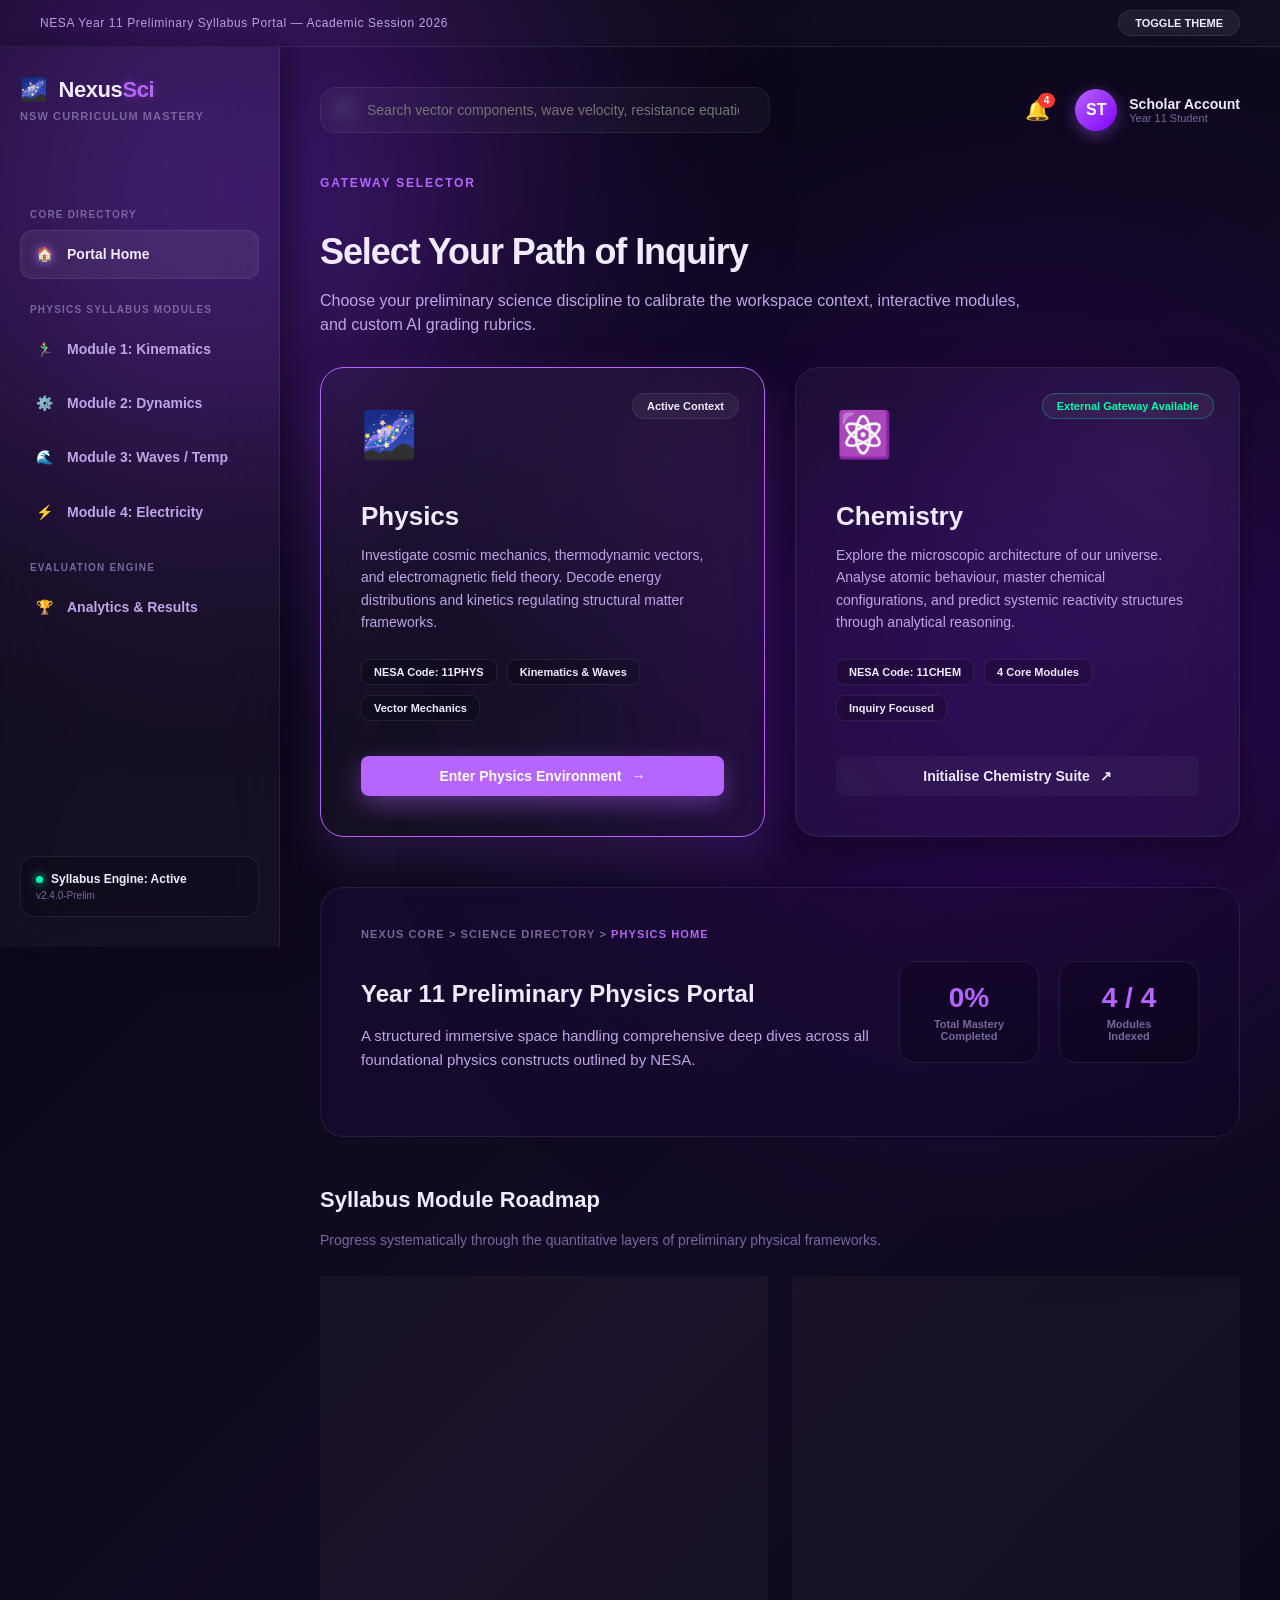
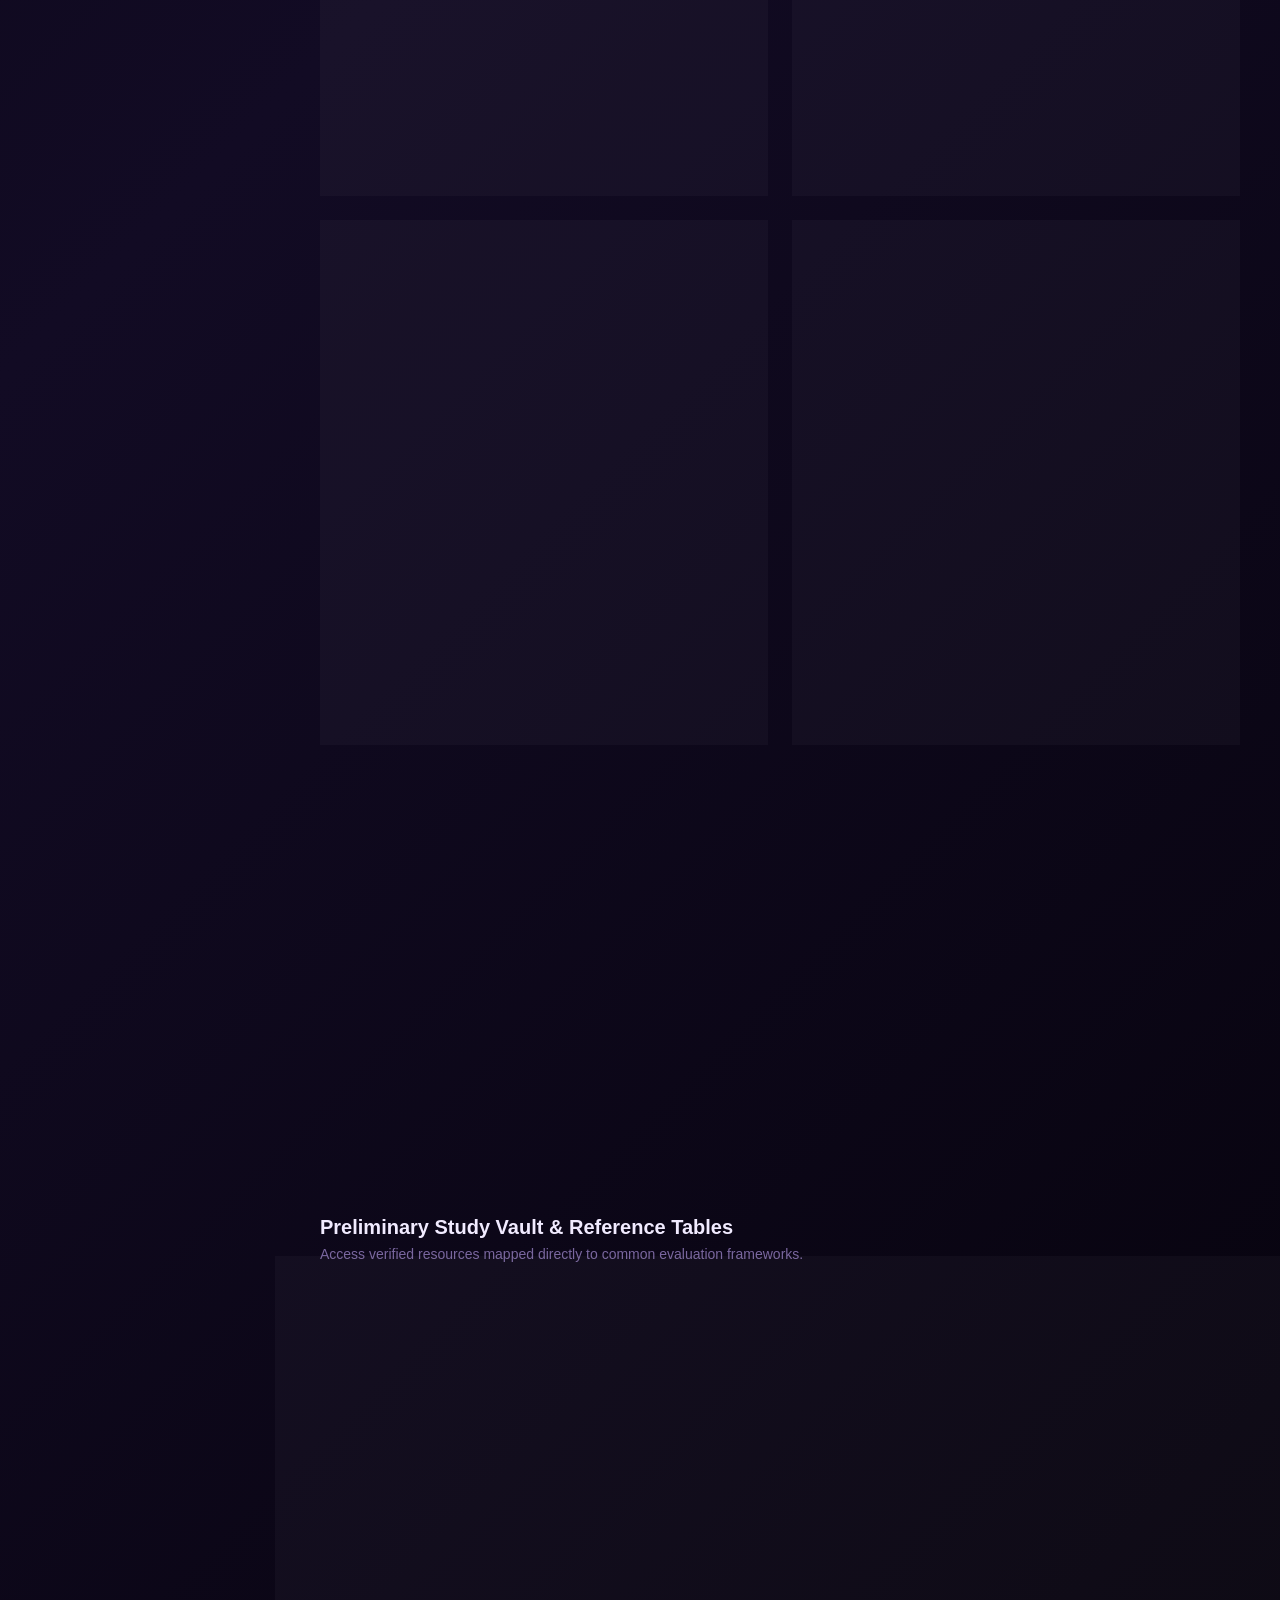
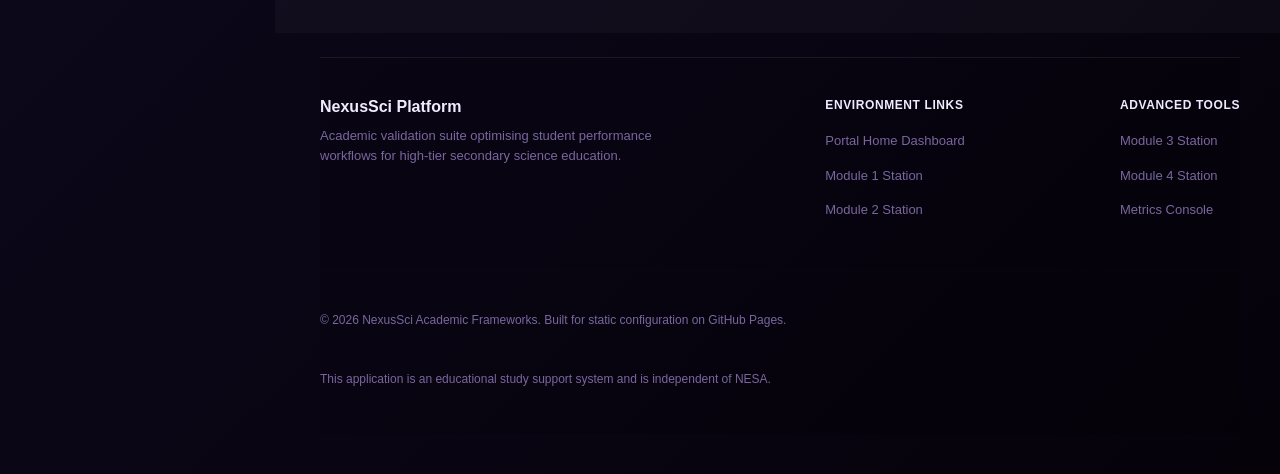
<file: index.html>
<!DOCTYPE html>
<html lang="en">
<head>
    <meta charset="UTF-8">
    <meta name="viewport" content="width=device-width, initial-scale=1.0">
    <title>Nexus Academic Portal | Year 11 Preliminary Physics</title>
    <link rel="stylesheet" href="styles.css">
</head>
<body>

    <a href="#main-content" class="skip-link">Skip to main content</a>

    <div id="global-utility-bar">
        <div class="utility-container">
            <span class="announcement-text">NESA Year 11 Preliminary Syllabus Portal — Academic Session 2026</span>
            <div class="utility-controls">
                <button id="theme-toggle-btn" aria-label="Toggle between dark and light mode" title="Switch Color Theme">
                    <span class="mode-text">Toggle Theme</span>
                </button>
            </div>
        </div>
    </div>

    <div id="portal-layout">

        <aside id="portal-sidebar" aria-label="Main Navigation">
            <div class="sidebar-brand">
                <div class="brand-logo">
                    <span class="logo-icon">🌌</span>
                    <span class="brand-name">Nexus<span class="highlight">Sci</span></span>
                </div>
                <p class="brand-tagline">NSW Curriculum Mastery</p>
            </div>

            <nav class="sidebar-nav" aria-label="Primary Directory">
                <div class="nav-section-label">Core Directory</div>
                <ul class="nav-list">
                    <li class="nav-item">
                        <a href="index.html" class="nav-link active" aria-current="page">
                            <span class="nav-icon">🏠</span>
                            <span class="nav-text">Portal Home</span>
                        </a>
                    </li>
                </ul>

                <div class="nav-section-label">Physics Syllabus Modules</div>
                <ul class="nav-list">
                    <li class="nav-item">
                        <a href="mod1.html" class="nav-link">
                            <span class="nav-icon">🏃‍♂️</span>
                            <span class="nav-text">Module 1: Kinematics</span>
                        </a>
                    </li>
                    <li class="nav-item">
                        <a href="mod2.html" class="nav-link">
                            <span class="nav-icon">⚙️</span>
                            <span class="nav-text">Module 2: Dynamics</span>
                        </a>
                    </li>
                    <li class="nav-item">
                        <a href="mod3.html" class="nav-link">
                            <span class="nav-icon">🌊</span>
                            <span class="nav-text">Module 3: Waves / Temp</span>
                        </a>
                    </li>
                    <li class="nav-item">
                        <a href="mod4.html" class="nav-link">
                            <span class="nav-icon">⚡</span>
                            <span class="nav-text">Module 4: Electricity</span>
                        </a>
                    </li>
                </ul>

                <div class="nav-section-label">Evaluation Engine</div>
                <ul class="nav-list">
                    <li class="nav-item">
                        <a href="results.html" class="nav-link">
                            <span class="nav-icon">🏆</span>
                            <span class="nav-text">Analytics & Results</span>
                        </a>
                    </li>
                </ul>
            </nav>

            <div class="sidebar-footer-card">
                <div class="status-indicator-group">
                    <span class="status-dot online"></span>
                    <span class="status-label">Syllabus Engine: Active</span>
                </div>
                <div class="version-tag">v2.4.0-Prelim</div>
            </div>
        </aside>

        <main id="main-content" class="portal-main">

            <header id="dashboard-header">
                <div class="header-search-box">
                    <label for="global-search" class="visually-hidden">Search syllabus concepts...</label>
                    <span class="search-icon">🔍</span>
                    <input type="search" id="global-search" placeholder="Search vector components, wave velocity, resistance equations...">
                </div>
                <div class="header-profile-zone">
                    <div class="notification-trigger">
                        <span class="badge">4</span>
                        <span class="bell-icon">🔔</span>
                    </div>
                    <div class="user-avatar-block">
                        <div class="avatar-initials">ST</div>
                        <div class="avatar-meta">
                            <span class="user-name">Scholar Account</span>
                            <span class="user-role">Year 11 Student</span>
                        </div>
                    </div>
                </div>
            </header>

            <section id="discipline-gatekeeper-section" aria-labelledby="gatekeeper-heading">
                <div class="section-intro-text">
                    <span class="pre-heading">Gateway Selector</span>
                    <h1 id="gatekeeper-heading">Select Your Path of Inquiry</h1>
                    <p class="subtitle">Choose your preliminary science discipline to calibrate the workspace context, interactive modules, and custom AI grading rubrics.</p>
                </div>

                <div class="discipline-selection-grid">
                    
                    <article class="discipline-card physics-card selected-context" id="selector-physics">
                        <div class="card-glow-overlay"></div>
                        <div class="card-content">
                            <div class="card-badge-status">Active Context</div>
                            <div class="discipline-icon">🌌</div>
                            <h2>Physics</h2>
                            <p class="discipline-description">Investigate cosmic mechanics, thermodynamic vectors, and electromagnetic field theory. Decode energy distributions and kinetics regulating structural matter frameworks.</p>
                            
                            <div class="syllabus-meta-tags">
                                <span class="meta-tag">NESA Code: 11PHYS</span>
                                <span class="meta-tag">Kinematics & Waves</span>
                                <span class="meta-tag">Vector Mechanics</span>
                            </div>

                            <div class="card-action-footer">
                                <button type="button" class="action-btn primary-action" id="activate-physics-btn">
                                    <span class="btn-text">Enter Physics Environment</span>
                                    <span class="btn-arrow">→</span>
                                </button>
                            </div>
                        </div>
                    </article>

                    <article class="discipline-card chemistry-card" id="selector-chemistry">
                        <div class="card-glow-overlay"></div>
                        <div class="card-content">
                            <div class="card-badge-status ready">External Gateway Available</div>
                            <div class="discipline-icon">⚛️</div>
                            <h2>Chemistry</h2>
                            <p class="discipline-description">Explore the microscopic architecture of our universe. Analyse atomic behaviour, master chemical configurations, and predict systemic reactivity structures through analytical reasoning.</p>
                            
                            <div class="syllabus-meta-tags">
                                <span class="meta-tag">NESA Code: 11CHEM</span>
                                <span class="meta-tag">4 Core Modules</span>
                                <span class="meta-tag">Inquiry Focused</span>
                            </div>

                            <div class="card-action-footer">
                                <a href="https://mridul-0812.github.io/Chemistry-Year-11-Review/" class="action-btn secondary-action" target="_blank" rel="noopener noreferrer">
                                    <span class="btn-text">Initialise Chemistry Suite</span>
                                    <span class="btn-link-icon">↗</span>
                                </a>
                            </div>
                        </div>
                    </article>

                </div>
            </section>

            <section id="physics-dashboard-view" aria-labelledby="phys-dashboard-heading">
                
                <header class="dashboard-hero-banner">
                    <div class="hero-left-block">
                        <div class="breadcrumb-trail">
                            <span>Nexus Core</span> &gt; <span>Science Directory</span> &gt; <span class="current">Physics Home</span>
                        </div>
                        <h2 id="phys-dashboard-heading">Year 11 Preliminary Physics Portal</h2>
                        <p class="hero-description">A structured immersive space handling comprehensive deep dives across all foundational physics constructs outlined by NESA.</p>
                    </div>
                    <div class="hero-right-metrics">
                        <div class="metric-node">
                            <div class="metric-val">0%</div>
                            <div class="metric-lbl">Total Mastery Completed</div>
                        </div>
                        <div class="metric-node">
                            <div class="metric-val">4 / 4</div>
                            <div class="metric-lbl">Modules Indexed</div>
                        </div>
                    </div>
                </header>

                <div class="modules-overview-container">
                    <div class="grid-section-header">
                        <h3>Syllabus Module Roadmap</h3>
                        <p>Progress systematically through the quantitative layers of preliminary physical frameworks.</p>
                    </div>

                    <div class="modules-detailed-grid">
                        
                        <div class="module-detail-node" id="card-mod1">
                            <div class="node-numeric-tag">01</div>
                            <div class="node-main-body">
                                <h4>Module 1: Kinematics</h4>
                                <p class="node-summary">Quantify and graph raw particle motion through space and time. Mathematical treatment of scalar and vector structures, displacement parameters, uniform velocity paths, acceleration intervals, and relative motion profiles in straight lines.</p>
                                
                                <div class="inquiry-questions-list">
                                    <h5>Syllabus Inquiry Focal Points:</h5>
                                    <ul>
                                        <li>How can motion be described quantitatively and graphically along straight pathways?</li>
                                        <li>How does an observer's perspective change the calculated vector profile of moving objects?</li>
                                    </ul>
                                </div>

                                <div class="node-footer-controls">
                                    <span class="weight-tag">Syllabus Allocation: 25% Time</span>
                                    <a href="mod1.html" class="node-enter-link">Launch Module Workstation →</a>
                                </div>
                            </div>
                        </div>

                        <div class="module-detail-node" id="card-mod2">
                            <div class="node-numeric-tag">02</div>
                            <div class="node-main-body">
                                <h4>Module 2: Dynamics</h4>
                                <p class="node-summary">Investigate the root energetic causes underlying changes in standard particle motion states. Formulate models for contact and non-contact interaction pairs, execute multi-force vector resolutions, master Newton's laws of motion, and map energy/momentum tracking transformations.</p>
                                
                                <div class="inquiry-questions-list">
                                    <h5>Syllabus Inquiry Focal Points:</h5>
                                    <ul>
                                        <li>How do net forces alter the velocity profiles of macroscopic objects?</li>
                                        <li>How is matter transformation regulated by momentum conservation profiles during elastic or inelastic collisions?</li>
                                    </ul>
                                </div>

                                <div class="node-footer-controls">
                                    <span class="weight-tag">Syllabus Allocation: 25% Time</span>
                                    <a href="mod2.html" class="node-enter-link">Launch Module Workstation →</a>
                                </div>
                            </div>
                        </div>

                        <div class="module-detail-node" id="card-mod3">
                            <div class="node-numeric-tag">03</div>
                            <div class="node-main-body">
                                <h4>Module 3: Waves and Thermodynamics</h4>
                                <p class="node-summary">Explore structural behaviors of mechanical and electromagnetic wave transport mechanisms alongside thermodynamic models. Solve equations mapping velocity wave fields, reflection/refraction barriers, standing wave geometry, and latent thermal distributions across systems.</p>
                                
                                <div class="inquiry-questions-list">
                                    <h5>Syllabus Inquiry Focal Points:</h5>
                                    <ul>
                                        <li>What distinct structural properties differentiate mechanical waves from electromagnetic fields?</li>
                                        <li>How does kinetic particle motion scale system thermal capacities and equilibrium states?</li>
                                    </ul>
                                </div>

                                <div class="node-footer-controls">
                                    <span class="weight-tag">Syllabus Allocation: 25% Time</span>
                                    <a href="mod3.html" class="node-enter-link">Launch Module Workstation →</a>
                                </div>
                            </div>
                        </div>

                        <div class="module-detail-node" id="card-mod4">
                            <div class="node-numeric-tag">04</div>
                            <div class="node-main-body">
                                <h4>Module 4: Electricity and Magnetism</h4>
                                <p class="node-summary">Analyse stationary electric fields alongside moving charge distributions tracking inside circuit networks. Calculate vector potentials, current flows, potential drops, series-parallel configurations, and fundamental fields operating near magnetic dipoles.</p>
                                
                                <div class="inquiry-questions-list">
                                    <h5>Syllabus Inquiry Focal Points:</h5>
                                    <ul>
                                        <li>What operational dynamics establish static electric field gradients between charged matter bounds?</li>
                                        <li>How does electrical energy partition across parallel or series resistive circuit configurations?</li>
                                    </ul>
                                </div>

                                <div class="node-footer-controls">
                                    <span class="weight-tag">Syllabus Allocation: 25% Time</span>
                                    <a href="mod4.html" class="node-enter-link">Launch Module Workstation →</a>
                                </div>
                            </div>
                        </div>

                    </div>
                </div>

                <div class="analytical-engine-intro">
                    <div class="engine-card-inner">
                        <div class="badge-accent">Automated Assessment Architecture</div>
                        <h3>Integrated AI Assessment Rubric Marker</h3>
                        <p>This workspace connects to custom prompt configurations built on NESA evaluation criteria. Draft working notes, process responses inside separate module sheets, and evaluate mastery responses directly through the AI grading engine.</p>
                        
                        <div class="engine-features-row">
                            <div class="feature-bullet">
                                <span class="f-icon">🎯</span>
                                <strong>Syllabus Alignment:</strong> Verified for outcomes PH11-8 through PH11-11.
                            </div>
                            <div class="feature-bullet">
                                <span class="f-icon">⏱️</span>
                                <strong>Real-Time Audits:</strong> Evaluates data presentation, formula manipulation, and structure.
                            </div>
                            <div class="feature-bullet">
                                <span class="f-icon">📊</span>
                                <strong>Comprehensive Log:</strong> Retain execution outputs tracking progress in the results dashboard.
                            </div>
                        </div>

                        <div class="engine-cta-block">
                            <a href="results.html" class="btn-link-action">Inspect Performance Metrics Console</a>
                        </div>
                    </div>
                </div>

                <section class="quick-reference-vault" aria-labelledby="vault-heading">
                    <h4 id="vault-heading">Preliminary Study Vault & Reference Tables</h4>
                    <p class="vault-sub">Access verified resources mapped directly to common evaluation frameworks.</p>
                    
                    <div class="vault-links-table-container">
                        <table class="vault-data-table">
                            <thead>
                                <tr>
                                    <th>Resource Identification Name</th>
                                    <th>Target Curricular Outcomes</th>
                                    <th>Module Reference Alignment</th>
                                    <th>System Availability Status</th>
                                </tr>
                            </thead>
                            <tbody>
                                <tr>
                                    <td>NESA Official Physics Formula Sheet</td>
                                    <td>PH11-1, PH11-2, PH11-9</td>
                                    <td>Module 1 &amp; Module 2 Equations</td>
                                    <td><span class="status-tag verified">System Synchronised</span></td>
                                </tr>
                                <tr>
                                    <td>Standard Material Refractive Index Matrix</td>
                                    <td>PH11-10</td>
                                    <td>Module 3: Wave Properties</td>
                                    <td><span class="status-tag verified">System Synchronised</span></td>
                                </tr>
                                <tr>
                                    <td>Specific Heat Constants &amp; Latent Heat Database</td>
                                    <td>PH11-11</td>
                                    <td>Module 3: Thermodynamics</td>
                                    <td><span class="status-tag pending">Under Integration</span></td>
                                </tr>
                                <tr>
                                    <td>Material Resistivity Coefficient Guide</td>
                                    <td>PH11-8</td>
                                    <td>Module 4: Electrical Networks</td>
                                    <td><span class="status-tag verified">System Synchronised</span></td>
                                </tr>
                            </tbody>
                        </table>
                    </div>
                </section>

            </section>

            <footer id="portal-global-footer">
                <div class="footer-upper-row">
                    <div class="footer-brand-info">
                        <span class="f-logo">NexusSci Platform</span>
                        <p>Academic validation suite optimising student performance workflows for high-tier secondary science education.</p>
                    </div>
                    <div class="footer-links-column">
                        <h5>Environment Links</h5>
                        <ul>
                            <li><a href="index.html">Portal Home Dashboard</a></li>
                            <li><a href="mod1.html">Module 1 Station</a></li>
                            <li><a href="mod2.html">Module 2 Station</a></li>
                        </ul>
                    </div>
                    <div class="footer-links-column">
                        <h5>Advanced Tools</h5>
                        <ul>
                            <li><a href="mod3.html">Module 3 Station</a></li>
                            <li><a href="mod4.html">Module 4 Station</a></li>
                            <li><a href="results.html">Metrics Console</a></li>
                        </ul>
                    </div>
                </div>
                <hr class="footer-divider">
                <div class="footer-lower-row">
                    <p class="copyright-notice">&copy; 2026 NexusSci Academic Frameworks. Built for static configuration on GitHub Pages.</p>
                    <p class="disclaimer-notice">This application is an educational study support system and is independent of NESA.</p>
                </div>
            </footer>

        </main>
    </div>

    <script>
        /**
         * System Scripting Setup
         * Handles local state configurations, theme alternation, and view parameters.
         */
        document.addEventListener('DOMContentLoaded', () => {
            
            // --- Theme Switcher Module ---
            const themeToggleBtn = document.getElementById('theme-toggle-btn');
            
            // Initialise user tracking from memory storage
            const currentThemeSetting = localStorage.getItem('nexus-color-theme') || 'dark-mode';
            document.body.classList.add(currentThemeSetting);
            
            themeToggleBtn.addEventListener('click', () => {
                if (document.body.classList.contains('dark-mode')) {
                    document.body.classList.replace('dark-mode', 'light-mode');
                    localStorage.setItem('nexus-color-theme', 'light-mode');
                } else {
                    document.body.classList.replace('light-mode', 'dark-mode');
                    localStorage.setItem('nexus-color-theme', 'dark-mode');
                }
            });

            // --- Selection Process Interaction Controls ---
            const chemSelectorCard = document.getElementById('selector-chemistry');
            const physicsSelectorCard = document.getElementById('selector-physics');
            const physicsDashboardView = document.getElementById('physics-dashboard-view');
            const activatePhysBtn = document.getElementById('activate-physics-btn');

            // Interactive focus functions for selection feedback
            activatePhysBtn.addEventListener('click', () => {
                physicsSelectorCard.classList.add('selected-context');
                chemSelectorCard.classList.remove('selected-context');
                
                // Show core Physics workspace sections smoothly
                if(physicsDashboardView) {
                    physicsDashboardView.style.display = 'block';
                    physicsDashboardView.scrollIntoView({ behavior: 'smooth' });
                }
            });

        });
    </script>
</body>
</html>
</file>
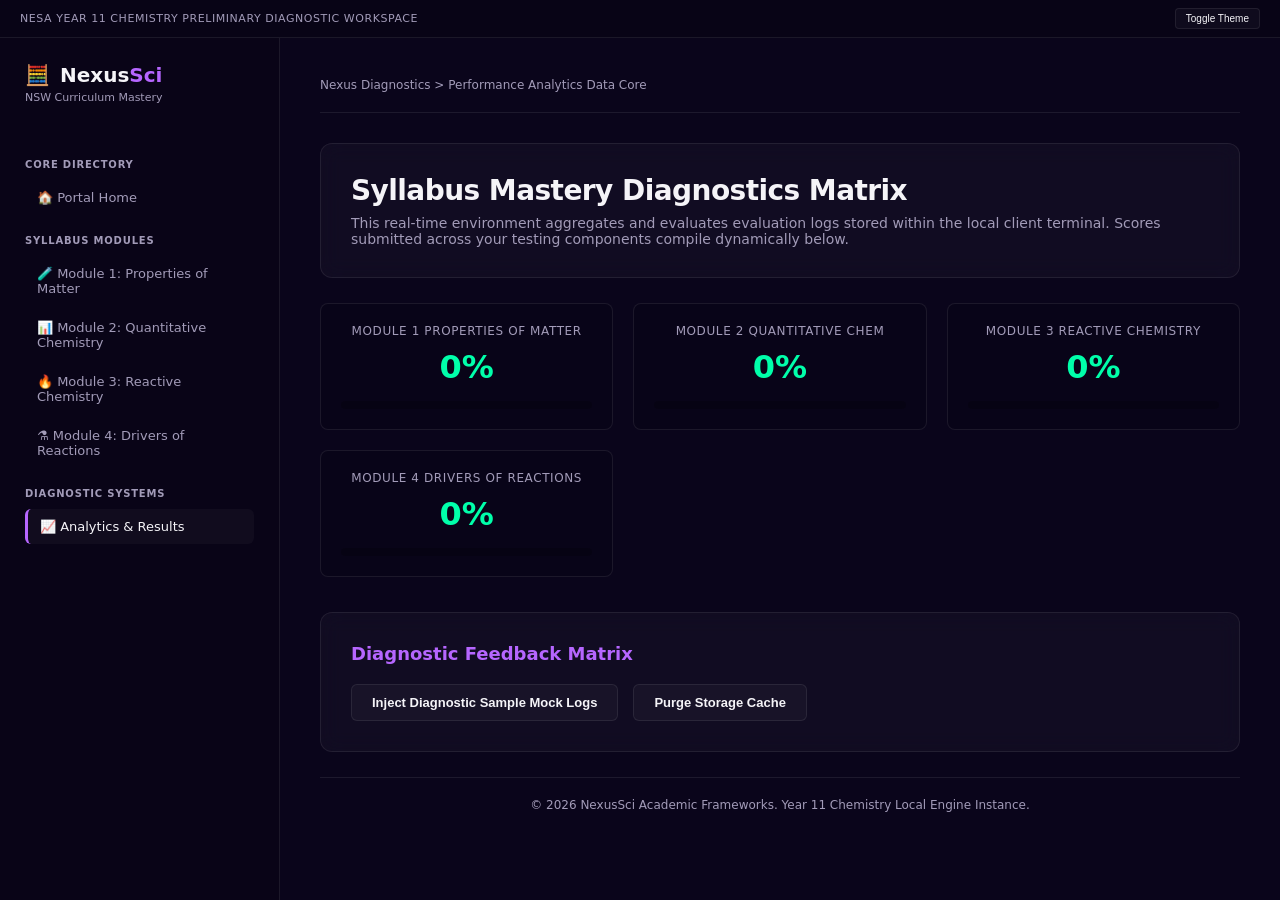
<file: results.html>
<!DOCTYPE html>
<html lang="en-GB">
<head>
    <meta charset="UTF-8">
    <meta name="viewport" content="width=device-width, initial-scale=1.0">
    <title>Analytics &amp; Results Engine | NexusSci</title>
    <style>
        /* ==========================================================================
           INTEGRATED SYSTEM STYLES (EMBEDDED FOR COHESIVE CORE EXECUTION)
           ========================================================================== */
        :root {
            --bg-base: #0a051b;
            --panel-surface: rgba(255, 255, 255, 0.03);
            --glass-border: rgba(255, 255, 255, 0.08);
            --text-primary: #f5f4f8;
            --text-secondary: #a29bb8;
            --accent-primary: #b666ff;
            --accent-secondary: #00ffaa;
            --accent-danger: #ff3b30;
            --font-stack: system-ui, -apple-system, BlinkMacSystemFont, "Segoe UI", Roboto, sans-serif;
            --transition-smooth: all 0.3s cubic-bezier(0.4, 0, 0.2, 1);
        }

        .light-mode {
            --bg-base: #f4f5f9;
            --panel-surface: #ffffff;
            --glass-border: rgba(0, 0, 0, 0.08);
            --text-primary: #120e24;
            --text-secondary: #5c5570;
            --accent-primary: #7c24db;
            --accent-secondary: #00a870;
        }

        * {
            box-sizing: border-box;
            margin: 0;
            padding: 0;
        }

        body {
            background-color: var(--bg-base);
            color: var(--text-primary);
            font-family: var(--font-stack);
            min-height: 100vh;
            display: flex;
            flex-direction: column;
            overflow-x: hidden;
            transition: var(--transition-smooth);
        }

        #global-utility-bar {
            background: rgba(0, 0, 0, 0.2);
            border-bottom: 1px solid var(--glass-border);
            font-size: 11px;
            text-transform: uppercase;
            letter-spacing: 0.05em;
            color: var(--text-secondary);
            padding: 8px 20px;
        }

        .utility-container {
            display: flex;
            justify-content: space-between;
            align-items: center;
            max-width: 1400px;
            margin: 0 auto;
            width: 100%;
        }

        #theme-toggle-btn {
            background: var(--panel-surface);
            border: 1px solid var(--glass-border);
            color: var(--text-primary);
            padding: 4px 10px;
            border-radius: 4px;
            cursor: pointer;
            font-size: 10px;
        }

        #portal-layout {
            display: grid;
            grid-template-columns: 280px 1fr;
            flex: 1;
            width: 100%;
        }

        @media (max-width: 1024px) {
            #portal-layout {
                grid-template-columns: 1fr;
            }
            aside {
                display: none;
            }
        }

        /* Sidebar Styling */
        aside {
            background: rgba(0, 0, 0, 0.15);
            border-right: 1px solid var(--glass-border);
            padding: 25px;
            display: flex;
            flex-direction: column;
        }

        .sidebar-brand {
            margin-bottom: 35px;
        }

        .brand-logo {
            font-size: 20px;
            font-weight: 800;
            display: flex;
            align-items: center;
            gap: 10px;
        }

        .brand-name .highlight {
            color: var(--accent-primary);
        }

        .brand-tagline {
            font-size: 11px;
            color: var(--text-secondary);
            margin-top: 4px;
        }

        .nav-section-label {
            font-size: 10px;
            text-transform: uppercase;
            letter-spacing: 0.08em;
            color: var(--text-secondary);
            margin: 20px 0 10px 0;
            font-weight: 700;
        }

        .nav-list {
            list-style: none;
        }

        .nav-item a {
            display: flex;
            align-items: center;
            gap: 12px;
            color: var(--text-secondary);
            text-decoration: none;
            padding: 10px 12px;
            border-radius: 6px;
            font-size: 13px;
            transition: var(--transition-smooth);
            margin-bottom: 4px;
        }

        .nav-item a:hover, .nav-item.active a {
            color: var(--text-primary);
            background: var(--panel-surface);
            border-left: 3px solid var(--accent-primary);
        }

        /* Main Workspace Content */
        .portal-main {
            padding: 40px;
            max-width: 1200px;
            width: 100%;
            margin: 0 auto;
        }

        header {
            display: flex;
            justify-content: space-between;
            align-items: center;
            margin-bottom: 30px;
            border-bottom: 1px solid var(--glass-border);
            padding-bottom: 20px;
        }

        .breadcrumb-trail {
            font-size: 12px;
            color: var(--text-secondary);
        }

        .glass-panel {
            background: var(--panel-surface);
            border: 1px solid var(--glass-border);
            border-radius: 12px;
            padding: 30px;
            margin-bottom: 25px;
            backdrop-filter: blur(10px);
        }

        h1 {
            font-size: 28px;
            font-weight: 800;
            margin-bottom: 8px;
            letter-spacing: -0.02em;
        }

        h2 {
            font-size: 18px;
            margin-bottom: 15px;
            color: var(--accent-primary);
        }

        /* Grid Framework for Module Statistics cards */
        .analytics-grid {
            display: grid;
            grid-template-columns: repeat(auto-fit, minmax(240px, 1fr));
            gap: 20px;
            margin-top: 20px;
            margin-bottom: 35px;
        }

        .metric-card {
            background: rgba(0, 0, 0, 0.1);
            border: 1px solid var(--glass-border);
            border-radius: 8px;
            padding: 20px;
            text-align: center;
            position: relative;
        }

        .metric-value {
            font-size: 32px;
            font-weight: 800;
            color: var(--accent-secondary);
            margin: 10px 0;
        }

        .metric-label {
            font-size: 12px;
            color: var(--text-secondary);
            text-transform: uppercase;
            letter-spacing: 0.05em;
        }

        /* Visual Progress Bar Component */
        .progress-bar-container {
            width: 100%;
            background: rgba(0, 0, 0, 0.2);
            height: 8px;
            border-radius: 4px;
            margin-top: 15px;
            overflow: hidden;
        }

        .progress-bar-fill {
            height: 100%;
            width: 0%;
            background: linear-gradient(90deg, var(--accent-primary), var(--accent-secondary));
            transition: width 1s ease-in-out;
        }

        /* Feedback Narrative block styles */
        .feedback-box {
            border-left: 4px solid var(--accent-primary);
            background: rgba(182, 102, 255, 0.03);
            padding: 15px 20px;
            border-radius: 0 8px 8px 0;
            margin-top: 10px;
            font-size: 14px;
            line-height: 1.6;
        }

        .management-controls {
            display: flex;
            gap: 15px;
            margin-top: 20px;
        }

        button.action-btn {
            background: var(--panel-surface);
            border: 1px solid var(--glass-border);
            color: var(--text-primary);
            padding: 10px 20px;
            border-radius: 6px;
            font-weight: 600;
            font-size: 13px;
            cursor: pointer;
            transition: var(--transition-smooth);
        }

        button.action-btn:hover {
            border-color: var(--accent-primary);
            background: rgba(182, 102, 255, 0.05);
        }

        button.danger-btn:hover {
            border-color: var(--accent-danger);
            background: rgba(255, 59, 48, 0.05);
            color: var(--accent-danger);
        }

        footer {
            margin-top: auto;
            padding: 20px 0;
            border-top: 1px solid var(--glass-border);
            text-align: center;
            font-size: 12px;
            color: var(--text-secondary);
        }
    </style>
</head>
<body>

    <div id="global-utility-bar">
        <div class="utility-container">
            <span>NESA Year 11 Chemistry Preliminary Diagnostic Workspace</span>
            <div class="utility-controls">
                <button id="theme-toggle-btn">Toggle Theme</button>
            </div>
        </div>
    </div>

    <div id="portal-layout">
        <aside id="portal-sidebar">
            <div class="sidebar-brand">
                <div class="brand-logo">
                    <span class="logo-icon">🧮</span>
                    <span class="brand-name">Nexus<span class="highlight">Sci</span></span>
                </div>
                <p class="brand-tagline">NSW Curriculum Mastery</p>
            </div>

            <nav aria-label="Primary Directory">
                <div class="nav-section-label">Core Directory</div>
                <ul class="nav-list">
                    <li class="nav-item"><a href="index.html">🏠 Portal Home</a></li>
                </ul>

                <div class="nav-section-label">Syllabus Modules</div>
                <ul class="nav-list">
                    <li class="nav-item"><a href="mod1.html">🧪 Module 1: Properties of Matter</a></li>
                    <li class="nav-item"><a href="mod2.html">📊 Module 2: Quantitative Chemistry</a></li>
                    <li class="nav-item"><a href="mod3.html">🔥 Module 3: Reactive Chemistry</a></li>
                    <li class="nav-item"><a href="mod4.html">⚗️ Module 4: Drivers of Reactions</a></li>
                </ul>

                <div class="nav-section-label">Diagnostic Systems</div>
                <ul class="nav-list">
                    <li class="nav-item active"><a href="results.html">📈 Analytics &amp; Results</a></li>
                </ul>
            </nav>
        </aside>

        <main class="portal-main">
            <header>
                <div class="breadcrumb-trail">Nexus Diagnostics &gt; Performance Analytics Data Core</div>
            </header>

            <div class="glass-panel">
                <h1>Syllabus Mastery Diagnostics Matrix</h1>
                <p style="color: var(--text-secondary); font-size: 14px; margin-top: 5px;">
                    This real-time environment aggregates and evaluates evaluation logs stored within the local client terminal. Scores submitted across your testing components compile dynamically below.
                </p>
            </div>

            <div class="analytics-grid">
                <div class="metric-card">
                    <div class="metric-label">Module 1 Properties of Matter</div>
                    <div class="metric-value" id="m1-display">0%</div>
                    <div class="progress-bar-container"><div class="progress-bar-fill" id="m1-bar"></div></div>
                </div>
                <div class="metric-card">
                    <div class="metric-label">Module 2 Quantitative Chem</div>
                    <div class="metric-value" id="m2-display">0%</div>
                    <div class="progress-bar-container"><div class="progress-bar-fill" id="m2-bar"></div></div>
                </div>
                <div class="metric-card">
                    <div class="metric-label">Module 3 Reactive Chemistry</div>
                    <div class="metric-value" id="m3-display">0%</div>
                    <div class="progress-bar-container"><div class="progress-bar-fill" id="m3-bar"></div></div>
                </div>
                <div class="metric-card">
                    <div class="metric-label">Module 4 Drivers of Reactions</div>
                    <div class="metric-value" id="m4-display">0%</div>
                    <div class="progress-bar-container"><div class="progress-bar-fill" id="m4-bar"></div></div>
                </div>
            </div>

            <div class="glass-panel">
                <h2>Diagnostic Feedback Matrix</h2>
                <div id="feedback-narrative-container">
                    </div>
                
                <div class="management-controls">
                    <button class="action-btn" onclick="seedSampleData()">Inject Diagnostic Sample Mock Logs</button>
                    <button class="action-btn danger-btn" onclick="purgeStorageEngine()">Purge Storage Cache</button>
                </div>
            </div>

            <footer>
                <p>&copy; 2026 NexusSci Academic Frameworks. Year 11 Chemistry Local Engine Instance.</p>
            </footer>
        </main>
    </div>

    <script>
        // Module keys defined across the Nexus environment
        const modules = ['mod1', 'mod2', 'mod3', 'mod4'];

        // Narrative feedback matrices indexed by score tier boundaries
        const feedbackTemplates = {
            mod1: {
                name: "Module 1: Properties of Matter",
                high: "Exceptional command over structural properties of matter. Demonstrates high competency calculating isotopic abundance weights and predicting structural variations across giant covalent, ionic, and metallic lattices.",
                mid: "Solid core foundation present. Review separation profiles (such as fractional distillation vs. gravimetric analysis fractions) to lock in top tier mastery marks.",
                low: "Unsatisfactory mastery profile verified. Focus diagnostic attention on structural trends in the periodic table, electron configurations, and pure chemical classification rules."
            },
            mod2: {
                name: "Module 2: Quantitative Chemistry",
                high: "Masterful handling of stoichiometry math configurations. Accurately evaluates gas laws ($V/n=k$), empirical molecular mass structural metrics, and limiting reactant calculations.",
                mid: "Mathematical calculations are operational but prone to simple computational mistakes. Practice structured unit analyses using stoichiometric mole-ratio bridges.",
                low: "Quantitative calculation limits detected. Prioritize learning conversions between mass, gas volumes at standard conditions, and solution concentration structures ($C = n/V$)."
            },
            mod3: {
                name: "Module 3: Reactive Chemistry",
                high: "Superb execution tracking chemical activity series parameters. Demonstrates robust command balancing complex redox transformations and predicting displacement trends.",
                mid: "General reaction mechanisms are understood. Review net ionic equations and rate rules (such as collision theory models) to improve accuracy.",
                low: "Systematic conceptual gaps found. Revisit reactivity series patterns, metal displacement, and basic acid-carbonate/acid-metal product patterns."
            },
            mod4: {
                name: "Module 4: Drivers of Reactions",
                high: "Advanced structural understanding of thermodynamics achieved. Confidently balances structural enthalpy values ($\Delta H$), statistical disorder shifts ($\Delta S$), and absolute Gibbs spontaneous criteria.",
                mid: "Capable structural understanding of calorimetry mechanisms. Strengthen performance calculating Hess's Law cycles and drawing structural energy profiles.",
                low: "Struggling to integrate entropy and enthalpy vectors. Review how temperature shifts impact the expression $\Delta G = \Delta H - T\Delta S$ to control thermodynamic spontaneity."
            }
        };

        function processAnalyticsCore() {
            const container = document.getElementById('feedback-narrative-container');
            container.innerHTML = '';

            modules.forEach(modKey => {
                // Fetch saved value or default to 0
                const rawScore = localStorage.getItem(`${modKey}_score`) || 0;
                const percent = Math.min(100, Math.max(0, Math.round(rawScore)));

                // Update visual metrics interface components
                document.getElementById(`${modKey}-display`).innerText = `${percent}%`;
                document.getElementById(`${modKey}-bar`).style.width = `${percent}%`;

                // Calculate feedback tier boundary values
                let structuralFeedback = '';
                const template = feedbackTemplates[modKey];
                
                if (percent >= 80) {
                    structuralFeedback = template.high;
                } else if (percent >= 50) {
                    structuralFeedback = template.mid;
                } else {
                    structuralFeedback = template.low;
                }

                // Render dynamic structural analysis panels
                const narrativeElement = document.createElement('div');
                narrativeElement.style.marginBottom = '20px';
                narrativeElement.innerHTML = `
                    <h3 style="font-size:14px; margin-bottom:4px; color:var(--text-primary);">${template.name}</h3>
                    <div class="feedback-box">${structuralFeedback}</div>
                `;
                container.appendChild(narrativeElement);
            });
        }

        // Educational developer utility to populate sample profiles instantly
        function seedSampleData() {
            localStorage.setItem('mod1_score', '85');
            localStorage.setItem('mod2_score', '72');
            localStorage.setItem('mod3_score', '42');
            localStorage.setItem('mod4_score', '95');
            processAnalyticsCore();
        }

        // Standard maintenance action to wipe data metrics cache safely
        function purgeStorageEngine() {
            modules.forEach(modKey => localStorage.removeItem(`${modKey}_score`));
            processAnalyticsCore();
        }

        // Theme switching engine integration
        document.addEventListener('DOMContentLoaded', () => {
            const toggleBtn = document.getElementById('theme-toggle-btn');
            const savedTheme = localStorage.getItem('nexus-color-theme') || 'dark-mode';
            document.body.classList.add(savedTheme);
            
            toggleBtn.addEventListener('click', () => {
                if (document.body.classList.contains('dark-mode')) {
                    document.body.classList.replace('dark-mode', 'light-mode');
                    localStorage.setItem('nexus-color-theme', 'light-mode');
                } else {
                    document.body.classList.replace('light-mode', 'dark-mode');
                    localStorage.setItem('nexus-color-theme', 'dark-mode');
                }
            });

            processAnalyticsCore();
        });
    </script>
</body>
</html>
</file>
<file: styles.css>
/* ==========================================================================
   1. DESIGN SYSTEM VARIABLES & CUSTOM PROPERTIES
   ========================================================================== */
   :root {
    /* Deep Exuberant Purple Theme (Default Dark Mode) */
    --bg-gradient: linear-gradient(135deg, #090514 0%, #120b24 40%, #05020a 100%);
    --glass-bg: rgba(255, 255, 255, 0.03);
    --glass-border: rgba(255, 255, 255, 0.08);
    --glass-shadow: rgba(15, 5, 30, 0.6);
    --text-primary: #f1ebff;
    --text-secondary: #bda6e8;
    --text-muted: #79669e;
    --accent-primary: #b666ff;
    --accent-secondary: #7f00ff;
    --accent-glow: rgba(182, 102, 255, 0.4);
    --nav-active-bg: rgba(255, 255, 255, 0.06);
    --card-hover-border: rgba(182, 102, 255, 0.3);
    --utility-bg: rgba(255, 255, 255, 0.02);
    
    /* Decorative Blurs */
    --blur-spot-1: #9434ff;
    --blur-spot-2: #490099;
}

/* Light Mode Overrides */
body.light-mode {
    --bg-gradient: linear-gradient(135deg, #f4efff 0%, #eadaff 50%, #f9f7ff 100%);
    --glass-bg: rgba(255, 255, 255, 0.45);
    --glass-border: rgba(138, 43, 226, 0.15);
    --glass-shadow: rgba(73, 0, 153, 0.08);
    --text-primary: #1b0f3a;
    --text-secondary: #573f8a;
    --text-muted: #8c78b3;
    --accent-primary: #8a2be2;
    --accent-secondary: #4b0082;
    --accent-glow: rgba(138, 43, 226, 0.2);
    --nav-active-bg: rgba(138, 43, 226, 0.08);
    --card-hover-border: rgba(138, 43, 226, 0.4);
    --utility-bg: rgba(138, 43, 226, 0.04);
    
    --blur-spot-1: #e1bfff;
    --blur-spot-2: #c399ff;
}

/* ==========================================================================
   2. CORE RESET & HIGH-END BACKGROUND DECORATIONS
   ========================================================================== */
* {
    box-sizing: border-box;
    margin: 0;
    padding: 0;
}

html {
    scroll-behavior: smooth;
}

body {
    background: var(--bg-gradient);
    color: var(--text-primary);
    font-family: -apple-system, BlinkMacSystemFont, "Segoe UI", Roboto, Helvetica, Arial, sans-serif;
    min-height: 100vh;
    overflow-x: hidden;
    position: relative;
    transition: background 0.5s ease, color 0.5s ease;
}

/* Accessibility Skip Link */
.skip-link {
    position: absolute;
    top: -100px;
    left: 20px;
    background: var(--accent-primary);
    color: #fff;
    padding: 10px 20px;
    border-radius: 8px;
    z-index: 1000;
    text-decoration: none;
    transition: top 0.3s ease;
}
.skip-link:focus { 
    top: 20px; 
}

/* Screen Reader Optimization */
.visually-hidden {
    position: absolute !important;
    width: 1px !important;
    height: 1px !important;
    padding: 0 !important;
    margin: -1px !important;
    overflow: hidden !important;
    clip: rect(0, 0, 0, 0) !important;
    white-space: nowrap !important;
    border: 0 !important;
}

/* Exuberant Decorative Light Orbs underlying workspace frames */
body::before, body::after {
    content: '';
    position: fixed;
    border-radius: 50%;
    filter: blur(140px);
    z-index: -1;
    opacity: 0.45;
    pointer-events: none;
    transition: background 0.5s ease;
}

body::before {
    width: 550px;
    height: 550px;
    background: var(--blur-spot-1);
    top: -10%;
    left: -5%;
}

body::after {
    width: 650px;
    height: 650px;
    background: var(--blur-spot-2);
    bottom: -10%;
    right: -5%;
}

/* ==========================================================================
   3. LAYOUT STRUCTURE (GLOBAL CONTROLS & UTILITIES)
   ========================================================================== */
#portal-layout {
    display: flex;
    min-height: 100vh;
    width: 100%;
}

#global-utility-bar {
    width: 100%;
    background: var(--utility-bg);
    border-bottom: 1px solid var(--glass-border);
    backdrop-filter: blur(10px);
    -webkit-backdrop-filter: blur(10px);
    padding: 10px 40px;
    font-size: 12px;
    letter-spacing: 0.05em;
    font-weight: 500;
    color: var(--text-secondary);
}

.utility-container {
    display: flex;
    justify-content: space-between;
    align-items: center;
    max-width: 1680px;
    margin: 0 auto;
    width: 100%;
}

#theme-toggle-btn {
    background: rgba(255, 255, 255, 0.05);
    border: 1px solid var(--glass-border);
    padding: 6px 16px;
    border-radius: 30px;
    color: var(--text-primary);
    cursor: pointer;
    font-weight: 600;
    font-size: 11px;
    text-transform: uppercase;
    backdrop-filter: blur(5px);
    transition: all 0.3s cubic-bezier(0.25, 0.8, 0.25, 1);
}

#theme-toggle-btn:hover {
    background: var(--accent-primary);
    color: #fff;
    box-shadow: 0 0 15px var(--accent-glow);
    transform: scale(1.05);
}

/* ==========================================================================
   4. SIDEBAR NAVIGATION DESIGN
   ========================================================================== */
#portal-sidebar {
    width: 280px;
    background: var(--glass-bg);
    border-right: 1px solid var(--glass-border);
    backdrop-filter: blur(30px);
    -webkit-backdrop-filter: blur(30px);
    padding: 30px 20px;
    display: flex;
    flex-direction: column;
    justify-content: space-between;
    position: sticky;
    top: 0;
    height: 100vh;
    box-shadow: 10px 0 30px var(--glass-shadow);
    z-index: 100;
}

.sidebar-brand {
    margin-bottom: 35px;
}

.brand-logo {
    display: flex;
    align-items: center;
    gap: 12px;
    font-size: 22px;
    font-weight: 800;
    letter-spacing: -0.02em;
}

.brand-logo .highlight {
    color: var(--accent-primary);
    text-shadow: 0 0 10px var(--accent-glow);
}

.brand-tagline {
    font-size: 11px;
    color: var(--text-muted);
    text-transform: uppercase;
    letter-spacing: 0.1em;
    margin-top: 4px;
    font-weight: 700;
}

.sidebar-nav {
    flex: 1;
    overflow-y: auto;
    margin-bottom: 20px;
}

.nav-section-label {
    font-size: 10px;
    text-transform: uppercase;
    letter-spacing: 0.12em;
    color: var(--text-muted);
    font-weight: 800;
    margin: 25px 0 10px 10px;
}

.nav-list {
    list-style: none;
}

.nav-item {
    margin-bottom: 5px;
}

.nav-link {
    display: flex;
    align-items: center;
    gap: 14px;
    padding: 12px 15px;
    color: var(--text-secondary);
    text-decoration: none;
    font-weight: 600;
    font-size: 14px;
    border-radius: 12px;
    border: 1px solid transparent;
    transition: all 0.3s cubic-bezier(0.25, 0.8, 0.25, 1);
}

.nav-link:hover {
    background: rgba(255, 255, 255, 0.04);
    color: var(--text-primary);
    transform: translateX(4px);
}

.nav-link.active {
    background: var(--nav-active-bg);
    color: var(--text-primary);
    border-color: var(--glass-border);
    box-shadow: inset 0 0 12px rgba(255, 255, 255, 0.03);
}

.nav-link.active .nav-icon {
    filter: drop-shadow(0 0 5px var(--accent-primary));
}

.sidebar-footer-card {
    background: rgba(0, 0, 0, 0.15);
    border: 1px solid var(--glass-border);
    padding: 15px;
    border-radius: 14px;
    margin-top: auto;
}

.status-indicator-group {
    display: flex;
    align-items: center;
    gap: 8px;
    font-size: 12px;
    font-weight: 600;
}

.status-dot.online {
    width: 7px;
    height: 7px;
    background: #00ffaa;
    border-radius: 50%;
    box-shadow: 0 0 8px #00ffaa;
}

.version-tag {
    font-size: 10px;
    color: var(--text-muted);
    margin-top: 4px;
}

/* ==========================================================================
   5. PORTAL MAIN CONTAINER & HEADER MODULE
   ========================================================================== */
.portal-main {
    flex: 1;
    padding: 40px;
    max-width: 1400px;
    margin: 0 auto;
    width: calc(100% - 280px);
}

#dashboard-header {
    display: flex;
    justify-content: space-between;
    align-items: center;
    margin-bottom: 40px;
    gap: 20px;
}

.header-search-box {
    position: relative;
    width: 450px;
}

.header-search-box .search-icon {
    position: absolute;
    left: 16px;
    top: 50%;
    transform: translateY(-50%);
    opacity: 0.6;
}

.header-search-box input {
    width: 100%;
    background: var(--glass-bg);
    border: 1px solid var(--glass-border);
    padding: 14px 16px 14px 46px;
    border-radius: 16px;
    color: var(--text-primary);
    font-size: 14px;
    outline: none;
    backdrop-filter: blur(10px);
    transition: all 0.3s ease;
}

.header-search-box input:focus {
    border-color: var(--accent-primary);
    box-shadow: 0 0 20px var(--accent-glow);
}

.header-profile-zone {
    display: flex;
    align-items: center;
    gap: 25px;
}

.notification-trigger {
    position: relative;
    cursor: pointer;
    font-size: 20px;
}

.notification-trigger .badge {
    position: absolute;
    top: -5px;
    right: -5px;
    background: #ff3b30;
    color: white;
    font-size: 10px;
    padding: 2px 6px;
    border-radius: 10px;
    font-weight: bold;
}

.user-avatar-block {
    display: flex;
    align-items: center;
    gap: 12px;
}

.avatar-initials {
    width: 42px;
    height: 42px;
    background: linear-gradient(135deg, var(--accent-primary), var(--accent-secondary));
    color: white;
    display: flex;
    align-items: center;
    justify-content: center;
    border-radius: 50%;
    font-weight: 700;
    box-shadow: 0 4px 15px var(--accent-glow);
}

.avatar-meta {
    display: flex;
    flex-direction: column;
}

.user-name {
    font-size: 14px;
    font-weight: 700;
}

.user-role {
    font-size: 11px;
    color: var(--text-muted);
}

/* ==========================================================================
   6. INTERACTIVE GATEKEEPER SELECTOR
   ========================================================================== */
#discipline-gatekeeper-section {
    margin-bottom: 50px;
}

.section-intro-text {
    margin-bottom: 30px;
}

.pre-heading {
    font-size: 12px;
    text-transform: uppercase;
    letter-spacing: 0.15em;
    color: var(--accent-primary);
    font-weight: 700;
}

h1 {
    font-size: 36px;
    font-weight: 800;
    letter-spacing: -0.03em;
    margin: 5px 0 10px 0;
}

.subtitle {
    color: var(--text-secondary);
    font-size: 16px;
    max-width: 700px;
    line-height: 1.5;
}

.discipline-selection-grid {
    display: grid;
    grid-template-columns: 1fr 1fr;
    gap: 30px;
}

.discipline-card {
    background: var(--glass-bg);
    border: 1px solid var(--glass-border);
    border-radius: 24px;
    padding: 40px;
    position: relative;
    overflow: hidden;
    backdrop-filter: blur(20px);
    -webkit-backdrop-filter: blur(20px);
    box-shadow: 0 15px 35px var(--glass-shadow);
    transition: all 0.4s cubic-bezier(0.25, 0.8, 0.25, 1);
}

.discipline-card.selected-context {
    border-color: var(--accent-primary);
    box-shadow: 0 20px 50px rgba(182, 102, 255, 0.15);
}

.card-glow-overlay {
    position: absolute;
    top: 0;
    left: 0;
    width: 100%;
    height: 100%;
    background: radial-gradient(circle at 80% 20%, rgba(182, 102, 255, 0.08), transparent 50%);
    pointer-events: none;
}

.card-badge-status {
    position: absolute;
    top: 25px;
    right: 25px;
    font-size: 11px;
    font-weight: 700;
    background: rgba(255, 255, 255, 0.05);
    padding: 6px 14px;
    border-radius: 20px;
    border: 1px solid var(--glass-border);
}

.card-badge-status.ready {
    border-color: rgba(0, 255, 170, 0.3);
    color: #00ffaa;
}

.discipline-icon {
    font-size: 45px;
    margin-bottom: 20px;
}

.discipline-card h2 {
    font-size: 26px;
    font-weight: 800;
    margin-bottom: 12px;
}

.discipline-description {
    color: var(--text-secondary);
    font-size: 14px;
    line-height: 1.6;
    margin-bottom: 25px;
}

.syllabus-meta-tags {
    display: flex;
    gap: 10px;
    flex-wrap: wrap;
    margin-bottom: 35px;
}

.meta-tag {
    font-size: 11px;
    font-weight: 600;
    background: rgba(0, 0, 0, 0.2);
    padding: 6px 12px;
    border-radius: 8px;
    border: 1px solid var(--glass-border);
}

.action-btn {
    display: inline-flex;
    align-items: center;
    justify-content: center;
    gap: 10px;
    width: 100%;
    padding: 16px;
    border-radius: 14px;
    font-weight: 700;
    font-size: 15px;
    cursor: pointer;
    text-decoration: none;
    transition: all 0.3s cubic-bezier(0.25, 0.8, 0.25, 1);
}

.primary-action {
    background: linear-gradient(135deg, var(--accent-primary), var(--accent-secondary));
    color: white;
    border: none;
    box-shadow: 0 8px 25px var(--accent-glow);
}

.primary-action:hover {
    transform: translateY(-3px);
    box-shadow: 0 12px 30px var(--accent-glow);
    filter: brightness(1.1);
}

.secondary-action {
    background: rgba(255, 255, 255, 0.03);
    color: var(--text-primary);
    border: 1px solid var(--glass-border);
}

.secondary-action:hover {
    background: rgba(255, 255, 255, 0.08);
    transform: translateY(-3px);
    border-color: var(--text-secondary);
}

/* ==========================================================================
   7. CORE SYLLABUS DASHBOARD SYSTEM
   ========================================================================== */
#physics-dashboard-view, 
#chemistry-dashboard-view {
    animation: fadeIn 0.6s cubic-bezier(0.25, 0.8, 0.25, 1) forwards;
}

@keyframes fadeIn {
    from { opacity: 0; transform: translateY(20px); }
    to { opacity: 1; transform: translateY(0); }
}

.dashboard-hero-banner {
    background: linear-gradient(135deg, rgba(40, 15, 80, 0.3), rgba(15, 5, 35, 0.5));
    border: 1px solid var(--glass-border);
    padding: 40px;
    border-radius: 24px;
    display: flex;
    justify-content: space-between;
    align-items: center;
    gap: 30px;
    margin-bottom: 50px;
    backdrop-filter: blur(15px);
}

.breadcrumb-trail {
    font-size: 11px;
    text-transform: uppercase;
    letter-spacing: 0.1em;
    color: var(--text-muted);
    margin-bottom: 10px;
    font-weight: 600;
}

.breadcrumb-trail .current {
    color: var(--accent-primary);
}

.hero-description {
    color: var(--text-secondary);
    font-size: 15px;
    margin-top: 8px;
    max-width: 600px;
    line-height: 1.6;
}

.hero-right-metrics {
    display: flex;
    gap: 20px;
}

.metric-node {
    background: rgba(0, 0, 0, 0.2);
    border: 1px solid var(--glass-border);
    padding: 20px 25px;
    border-radius: 16px;
    text-align: center;
    min-width: 140px;
}

.metric-val {
    font-size: 28px;
    font-weight: 800;
    color: var(--accent-primary);
}

.metric-lbl {
    font-size: 11px;
    color: var(--text-muted);
    margin-top: 4px;
    font-weight: 600;
}

/* ==========================================================================
   8. MODULES DETAILED GRID DISPLAY
   ========================================================================== */
.modules-overview-container {
    margin-bottom: 50px;
}

.grid-section-header {
    margin-bottom: 25px;
}

.grid-section-header h3 {
    font-size: 22px;
    font-weight: 800;
}

.grid-section-header p {
    color: var(--text-muted);
    font-size: 14px;
}

.modules-detailed-grid {
    display: grid;
    grid-template-columns: 1fr 1fr;
    gap: 25px;
}

.module-detail-node {
    background: var(--glass-bg);
    border: 1px solid var(--glass-border);
    border-radius: 20px;
    padding: 30px;
    display: flex;
    gap: 20px;
    backdrop-filter: blur(15px);
    transition: all 0.3s cubic-bezier(0.25, 0.8, 0.25, 1);
}

.module-detail-node:hover {
    border-color: var(--card-hover-border);
    transform: translateY(-4px);
    box-shadow: 0 12px 30px var(--glass-shadow);
}

.node-numeric-tag {
    font-size: 32px;
    font-weight: 900;
    color: var(--accent-primary);
    opacity: 0.4;
    line-height: 1;
}

.node-main-body {
    flex: 1;
}

.node-main-body h4 {
    font-size: 18px;
    font-weight: 700;
    margin-bottom: 10px;
    line-height: 1.4;
}

.node-summary {
    color: var(--text-secondary);
    font-size: 13.5px;
    line-height: 1.6;
    margin-bottom: 20px;
}

.inquiry-questions-list {
    background: rgba(0, 0, 0, 0.12);
    padding: 15px;
    border-radius: 12px;
    margin-bottom: 20px;
    border-left: 3px solid var(--accent-primary);
}

.inquiry-questions-list h5 {
    font-size: 11px;
    text-transform: uppercase;
    color: var(--text-primary);
    letter-spacing: 0.05em;
    margin-bottom: 8px;
}

.inquiry-questions-list ul {
    list-style: none;
}

.inquiry-questions-list li {
    font-size: 12.5px;
    color: var(--text-secondary);
    position: relative;
    padding-left: 14px;
    margin-bottom: 6px;
    line-height: 1.4;
}

.inquiry-questions-list li::before {
    content: '•';
    position: absolute;
    left: 0;
    color: var(--accent-primary);
}

.node-footer-controls {
    display: flex;
    justify-content: space-between;
    align-items: center;
    border-top: 1px solid var(--glass-border);
    padding-top: 15px;
    font-size: 12px;
}

.weight-tag {
    color: var(--text-muted);
    font-weight: 600;
}

.node-enter-link {
    color: var(--accent-primary);
    text-decoration: none;
    font-weight: 700;
    transition: color 0.2s;
}

.node-enter-link:hover {
    color: var(--text-primary);
    text-shadow: 0 0 8px var(--accent-glow);
}

/* ==========================================================================
   9. ASSESSMENT ENGINE MODULE
   ========================================================================== */
.analytical-engine-intro {
    background: linear-gradient(135deg, rgba(138, 43, 226, 0.05), rgba(0, 0, 0, 0.2));
    border: 1px solid var(--glass-border);
    border-radius: 24px;
    padding: 40px;
    margin-bottom: 50px;
    backdrop-filter: blur(20px);
}

.badge-accent {
    display: inline-block;
    font-size: 10px;
    text-transform: uppercase;
    font-weight: 800;
    background: var(--accent-secondary);
    color: white;
    padding: 4px 12px;
    border-radius: 6px;
    margin-bottom: 12px;
    letter-spacing: 0.05em;
}

.analytical-engine-intro h3 {
    font-size: 24px;
    font-weight: 800;
    margin-bottom: 10px;
}

.analytical-engine-intro p {
    color: var(--text-secondary);
    font-size: 15px;
    line-height: 1.6;
    max-width: 850px;
    margin-bottom: 25px;
}

.engine-features-row {
    display: flex;
    gap: 30px;
    margin-bottom: 30px;
    flex-wrap: wrap;
}

.feature-bullet {
    flex: 1;
    min-width: 240px;
    font-size: 13.5px;
    color: var(--text-secondary);
    line-height: 1.5;
}

.feature-bullet .f-icon {
    margin-right: 6px;
}

.btn-link-action {
    display: inline-block;
    background: rgba(255, 255, 255, 0.04);
    border: 1px solid var(--glass-border);
    padding: 14px 28px;
    border-radius: 12px;
    color: var(--text-primary);
    text-decoration: none;
    font-weight: 700;
    font-size: 14px;
    transition: all 0.3s ease;
}

.btn-link-action:hover {
    background: var(--text-primary);
    color: #000;
    transform: translateY(-2px);
}

/* ==========================================================================
   10. VAULT REFERENCE DATA TABLES
   ========================================================================== */
.quick-reference-vault h4 {
    font-size: 20px;
    font-weight: 800;
    margin-bottom: 4px;
}

.vault-sub {
    color: var(--text-muted);
    font-size: 14px;
    margin-bottom: 20px;
}

.vault-links-table-container {
    width: 100%;
    background: var(--glass-bg);
    border: 1px solid var(--glass-border);
    border-radius: 16px;
    overflow: hidden;
    backdrop-filter: blur(15px);
    margin-top: 25px;
    margin-bottom: 25px;
    box-shadow: 0 10px 30px rgba(0, 0, 0, 0.25);
}

body.light-mode .vault-links-table-container {
    box-shadow: 0 10px 30px var(--glass-shadow);
}

.vault-data-table {
    width: 100%;
    border-collapse: collapse;
    text-align: left;
    font-size: 13.5px;
}

.vault-data-table th {
    background: rgba(0, 0, 0, 0.2);
    padding: 16px 20px;
    font-weight: 700;
    color: var(--text-primary);
    border-bottom: 1px solid var(--glass-border);
}

.vault-data-table td {
    padding: 16px 20px;
    color: var(--text-secondary);
    border-bottom: 1px solid rgba(255, 255, 255, 0.04);
}

.vault-data-table tr:last-child td {
    border-bottom: none;
}

.vault-data-table tr:hover td {
    background: rgba(255, 255, 255, 0.01);
    color: var(--text-primary);
}

.status-tag {
    font-size: 11px;
    font-weight: 700;
    padding: 4px 10px;
    border-radius: 6px;
}

.status-tag.verified {
    background: rgba(0, 255, 170, 0.1);
    color: #00ffaa;
}

.status-tag.pending {
    background: rgba(255, 159, 10, 0.1);
    color: #ff9f0a;
}

/* ==========================================================================
   11. GLOBAL SYSTEM FOOTER ARCHITECTURE
   ========================================================================== */
#portal-global-footer {
    margin-top: 80px;
    border-top: 1px solid var(--glass-border);
    padding-top: 40px;
    background: rgba(0, 0, 0, 0.1);
}

.footer-upper-row {
    display: flex;
    justify-content: space-between;
    flex-wrap: wrap;
    gap: 40px;
    margin-bottom: 30px;
}

.footer-brand-info {
    max-width: 350px;
}

.footer-brand-info .f-logo {
    font-size: 16px;
    font-weight: 700;
    color: var(--text-primary);
    display: block;
    margin-bottom: 10px;
}

.footer-brand-info p {
    font-size: 13px;
    color: var(--text-muted);
    line-height: 1.5;
}

.footer-links-column h5 {
    font-size: 12px;
    text-transform: uppercase;
    letter-spacing: 0.05em;
    color: var(--text-primary);
    margin-bottom: 15px;
}

.footer-links-column ul {
    list-style: none;
}

.footer-links-column li {
    margin-bottom: 8px;
}

.footer-links-column a {
    font-size: 13px;
    color: var(--text-muted);
    text-decoration: none;
    transition: color 0.2s;
}

.footer-links-column a:hover {
    color: var(--accent-primary);
}

.footer-divider {
    border: none;
    border-top: 1px solid rgba(255, 255, 255, 0.04);
    margin-bottom: 20px;
}

.footer-lower-row {
    display: flex;
    justify-content: space-between;
    align-items: center;
    font-size: 12px;
    color: var(--text-muted);
    flex-wrap: wrap;
    gap: 15px;
    padding-bottom: 20px;
}

hr {
    opacity: 0.15;
}

/* ==========================================================================
   12. PLATFORM SPECIFIC PANEL UTILITIES & MATH OVERRIDES
   ========================================================================== */
.glass-panel h3 {
    font-size: 20px;
    font-weight: 700;
    margin: 30px 0 12px 0;
    color: var(--text-primary);
    border-bottom: 1px dashed var(--glass-border);
    padding-bottom: 6px;
}

.glass-panel ul {
    list-style-position: inside;
    margin: 15px 0;
    color: var(--text-secondary);
}

.glass-panel ul li {
    font-size: 14px;
    line-height: 1.7;
    margin-bottom: 10px;
    padding-left: 5px;
}

.glass-panel ul li strong {
    color: var(--text-primary);
}

#bohrCanvas {
    box-shadow: 0 8px 32px 0 var(--glass-shadow);
    transition: transform 0.4s cubic-bezier(0.175, 0.885, 0.32, 1.275);
}

#bohrCanvas:hover {
    transform: rotate(5deg) scale(1.03);
    border-color: var(--accent-primary);
}

.primary-action[style*="max-width: 400px"] {
    display: inline-flex !important;
    align-items: center;
    justify-content: center;
    letter-spacing: 0.02em;
    font-size: 14px;
    border: 1px solid rgba(255, 255, 255, 0.1);
}

/* ==========================================================================
   13. RESPONSIVE MEDIA QUERIES
   ========================================================================== */
@media (max-width: 1200px) {
    .portal-main {
        padding: 30px 20px;
    }
}

@media (max-width: 1100px) {
    .discipline-selection-grid, 
    .modules-detailed-grid {
        grid-template-columns: 1fr;
    }
    .dashboard-hero-banner {
        flex-direction: column;
        align-items: flex-start;
    }
    .hero-right-metrics {
        width: 100%;
        justify-content: flex-start;
    }
}

@media (max-width: 768px) {
    #portal-layout { 
        flex-direction: column; 
    }
    #portal-sidebar { 
        width: 100%; 
        height: auto; 
        position: relative; 
        border-right: none;
        border-bottom: 1px solid var(--glass-border);
    }
    .portal-main { 
        width: 100%; 
        padding: 20px; 
    }
    #dashboard-header { 
        flex-direction: column; 
        align-items: flex-start; 
    }
    .header-search-box { 
        width: 100%; 
    }
    .engine-features-row {
        flex-direction: column;
        gap: 15px;
    }
}

/* ==========================================================================
   Module 1 Specific Layout & Enhancements
   ========================================================================== */

/* MathJax Display Contours and Scrolling for Mobile Responsiveness */
.mjx-chtml {
    font-size: 105% !important;
    color: var(--text-primary) !important;
}

mjx-container[display="true"] {
    overflow-x: auto;
    overflow-y: hidden;
    max-width: 100%;
    padding: 10px 0;
    margin: 15px 0 !important;
}

/* Custom Inline Section Dividers & Footers within Module Space */
.footer-divider {
    border: 0;
    border-top: 1px solid var(--glass-border, rgba(255, 255, 255, 0.1));
    margin: 40px 0;
}

/* Styled lists within study cards */
.module-detail-node ul {
    margin-top: 10px;
    padding-left: 20px;
}

.module-detail-node ul li {
    margin-bottom: 8px;
    color: var(--text-secondary);
    line-height: 1.6;
}

/* SVG Vector Graphics Styling Rules */
svg {
    max-width: 100%;
    height: auto;
    display: inline-block;
    vertical-align: middle;
}

svg text {
    font-family: inherit;
    fill: var(--text-secondary, #b3b3b3);
}

/* Quick utility styles for colors to support the custom variables */
:root {
    --glass-border: rgba(255, 255, 255, 0.08);
}

/* Action button configuration to align with launch parameters */
.action-btn {
    display: inline-flex;
    align-items: center;
    justify-content: center;
    padding: 12px 24px;
    border-radius: 8px;
    font-weight: 600;
    transition: background 0.2s ease, transform 0.1s ease;
    cursor: pointer;
    border: none;
    font-size: 14px;
}

.primary-action {
    background: var(--accent-primary, #b666ff);
    color: #ffffff;
}

.primary-action:hover {
    background: var(--accent-primary-hover, #a14fff);
    transform: translateY(-1px);
}

/* ==========================================================================
   Module 1_1 Evaluation Quiz & Vector Graph Assets
   ========================================================================== */

/* Quiz Form Structure and Interactive Controls */
#mcq-form {
    margin-bottom: 25px;
}

#mcq-form div {
    transition: background-color 0.2s ease, border-color 0.2s ease;
    border: 1px solid transparent;
}

#mcq-form div:hover {
    background-color: rgba(255, 255, 255, 0.03) !important;
    border-color: var(--glass-border, rgba(255, 255, 255, 0.08));
}

#mcq-form label {
    display: inline-block;
    padding: 6px 12px;
    margin: 4px 0;
    cursor: pointer;
    color: var(--text-secondary, #b3b3b3);
    font-size: 14px;
    border-radius: 4px;
    transition: color 0.15s ease, background 0.15s ease;
    width: 100%;
}

#mcq-form label:hover {
    color: var(--text-primary, #ffffff);
    background: rgba(255, 255, 255, 0.04);
}

#mcq-form input[type="radio"] {
    margin-right: 10px;
    accent-color: var(--accent-primary, #b666ff);
    transform: scale(1.05);
    vertical-align: middle;
}

/* Math Variables, Input Fields & Evaluation Blocks */
input[type="text"] {
    width: 100%;
    max-width: 320px;
    height: 38px;
    padding: 0 12px;
    font-family: inherit;
    font-size: 14px;
    border-radius: 6px;
    outline: none;
    transition: border-color 0.2s ease, box-shadow 0.2s ease;
}

input[type="text"]:focus, 
textarea:focus {
    border-color: var(--accent-primary, #b666ff) !important;
    box-shadow: 0 0 0 3px rgba(182, 102, 255, 0.15);
}

/* Self-Grading Dropdowns */
.saq-mark {
    background: #111116;
    color: var(--text-primary, #ffffff);
    border: 1px solid var(--glass-border, rgba(255, 255, 255, 0.1));
    padding: 6px 10px;
    border-radius: 6px;
    font-family: inherit;
    font-size: 13px;
    cursor: pointer;
    margin-left: 8px;
    outline: none;
    transition: border-color 0.2s ease;
}

.saq-mark:focus {
    border-color: var(--accent-primary, #b666ff);
}

/* Accordion Summary Formatting for Answers */
details {
    background: rgba(0, 0, 0, 0.15);
    border-radius: 6px;
    padding: 6px 12px;
    margin: 12px 0;
    border: 1px solid rgba(255, 255, 255, 0.03);
}

details[open] {
    padding-bottom: 12px;
}

details summary {
    font-weight: 600;
    font-size: 14px;
    padding: 6px 0;
    outline: none;
    user-select: none;
    transition: color 0.15s ease;
}

/* Performance Tracker Console Card */
.analytical-engine-intro {
    background: linear-gradient(135deg, rgba(182, 102, 255, 0.05) 0%, rgba(0, 0, 0, 0) 100%);
    border: 1px solid rgba(182, 102, 255, 0.15);
    padding: 25px;
    border-radius: 12px;
}

.badge-accent {
    display: inline-block;
    padding: 4px 10px;
    border-radius: 4px;
    font-size: 11px;
    font-weight: 700;
    letter-spacing: 0.5px;
    text-transform: uppercase;
    margin-bottom: 12px;
}

/* --- Ray Diagram Tuning --- */
.ray-diagram, 
img[src*="diagram"], 
figure img {
    max-width: 100%;
    height: auto;
    display: block;
    margin: 2rem auto; /* Centers the diagram and adds top/bottom breathing space */
    border-radius: 6px;
    box-shadow: 0 4px 12px rgba(0, 0, 0, 0.08); /* Soft shadow for a premium, stylized look */
}

/* Modifies the maximum width specifically for ray diagrams so they don't overpower the text */
@media (min-width: 768px) {
    .ray-diagram, 
    img[src*="diagram"], 
    figure img {
        max-width: 60%; /* Scales down large diagrams on desktop screens */
    }
}

/* --- Layout & Typography Breathing Space --- */
p, li {
    line-height: 1.65; /* Fixes text bunching by increasing space between lines */
    margin-bottom: 1.5rem; /* Adds healthy spacing between paragraphs */
}

h1, h2, h3, h4 {
    margin-top: 2.5rem; /* Gives headings breathing room from preceding content */
    margin-bottom: 1rem; /* Keeps heading close to its own starting paragraph */
}

/* --- Container Padding --- */
.container, 
main, 
article {
    padding: 2rem 1.5rem;
    max-width: 800px; /* Limits line length to enhance readability and styling */
    margin: 0 auto;
}

/* --- Captions and Features (Optional Stylization) --- */
figcaption {
    font-size: 0.9rem;
    font-style: italic;
    text-align: center;
    margin-top: -1rem;
    margin-bottom: 2rem;
    opacity: 0.85; /* Softens caption visual weight without changing color variables */
}
</file>
